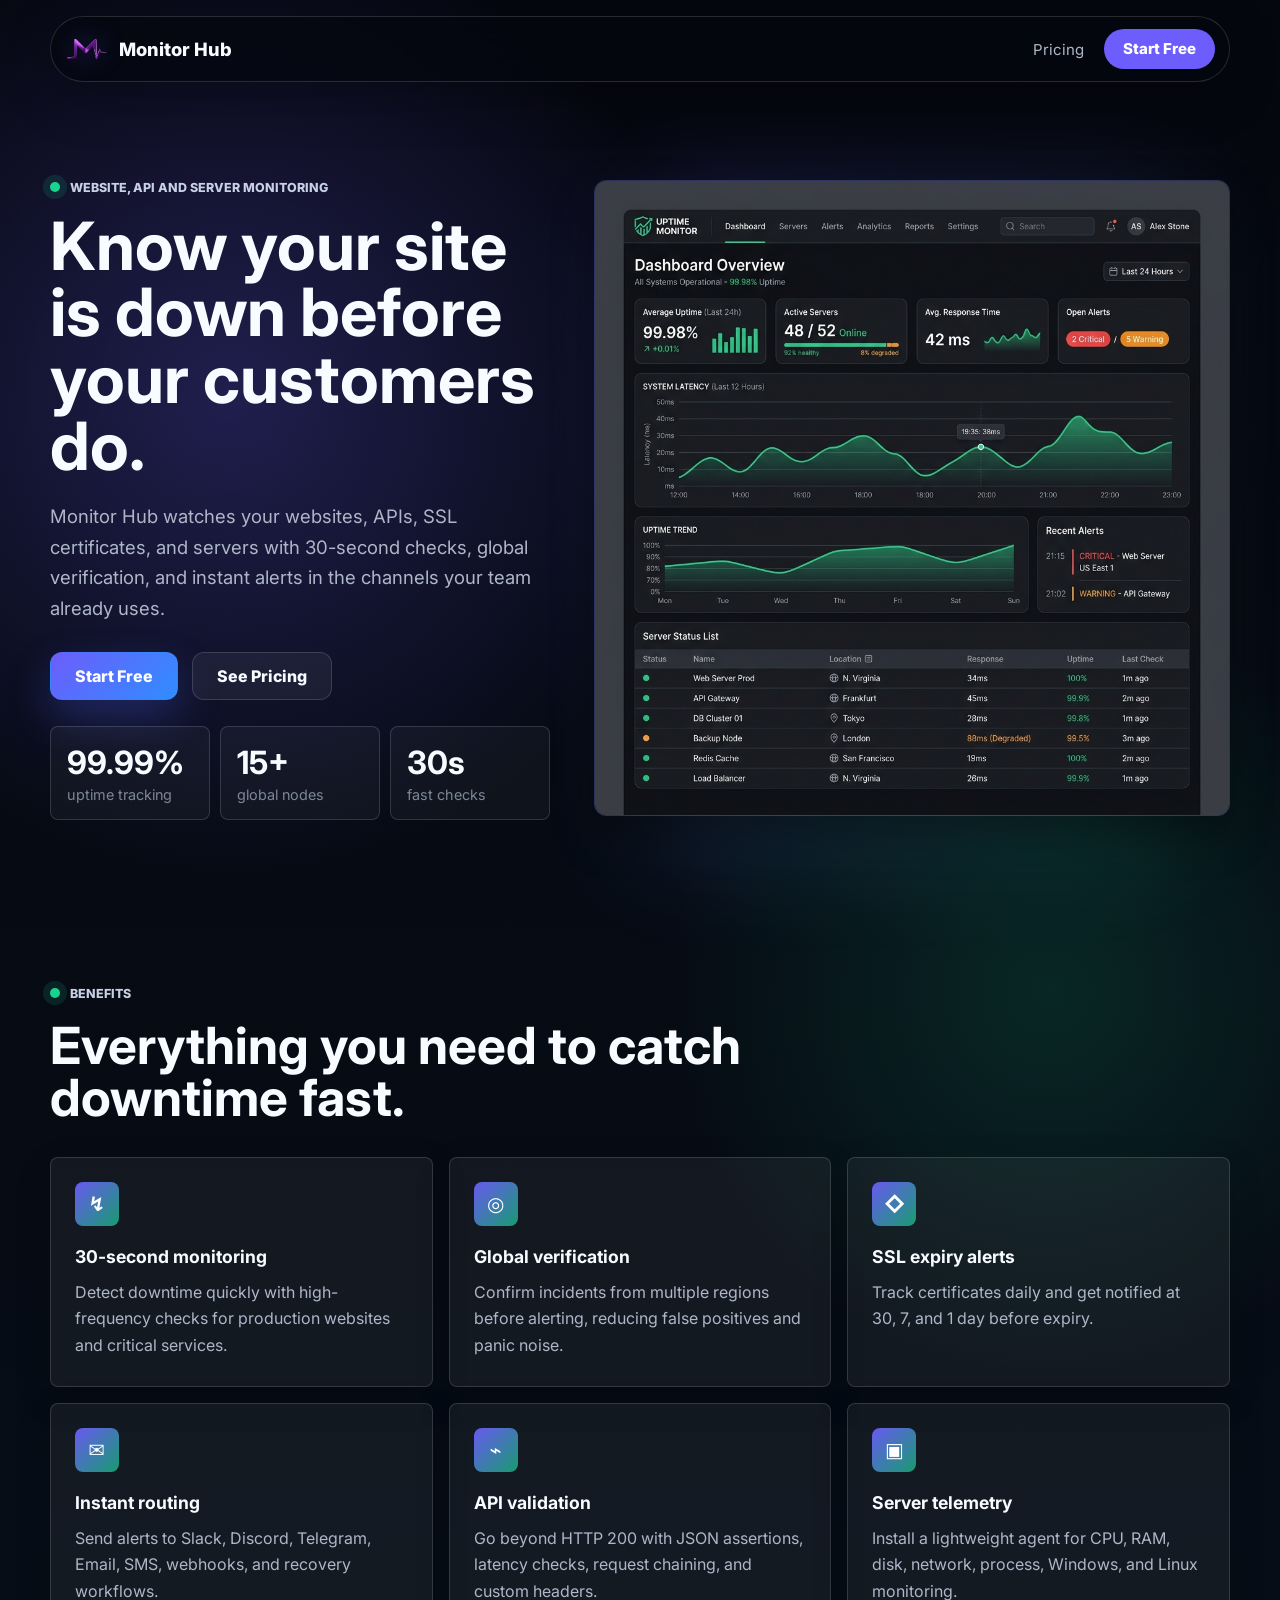
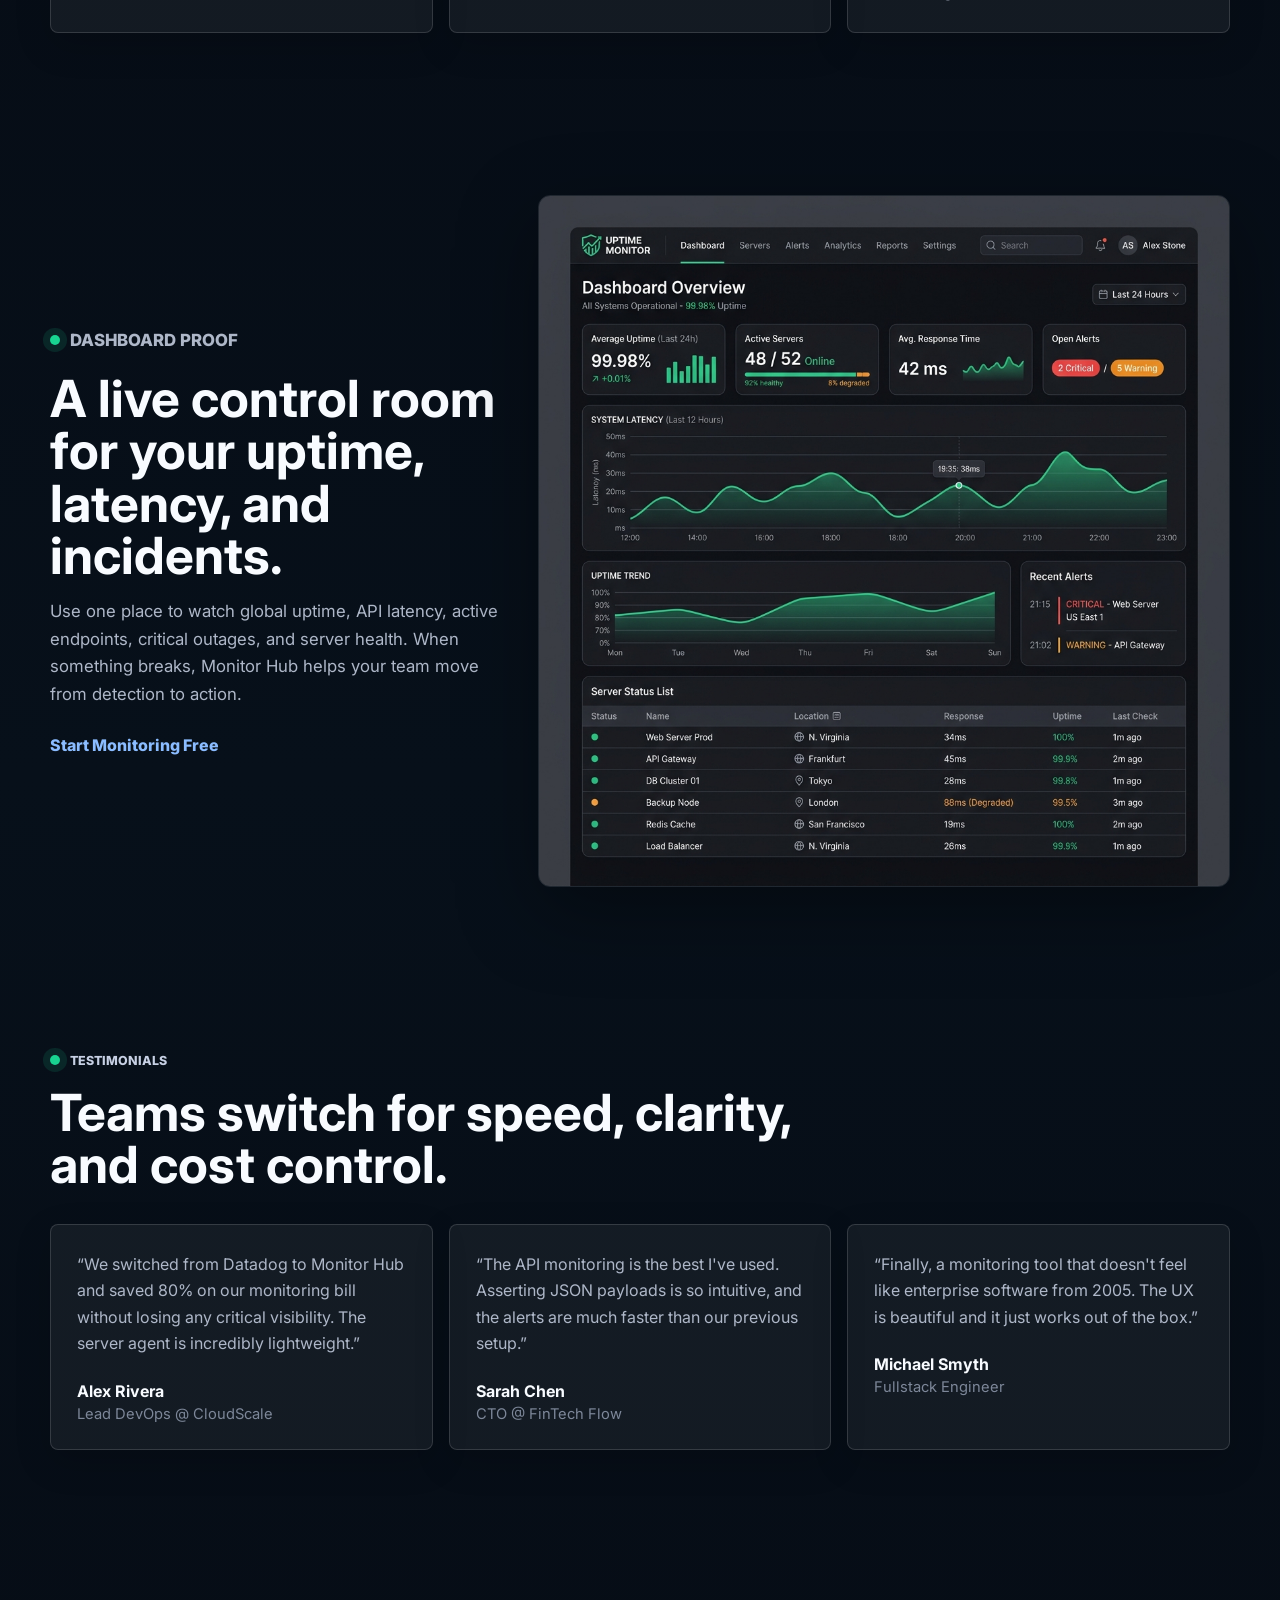
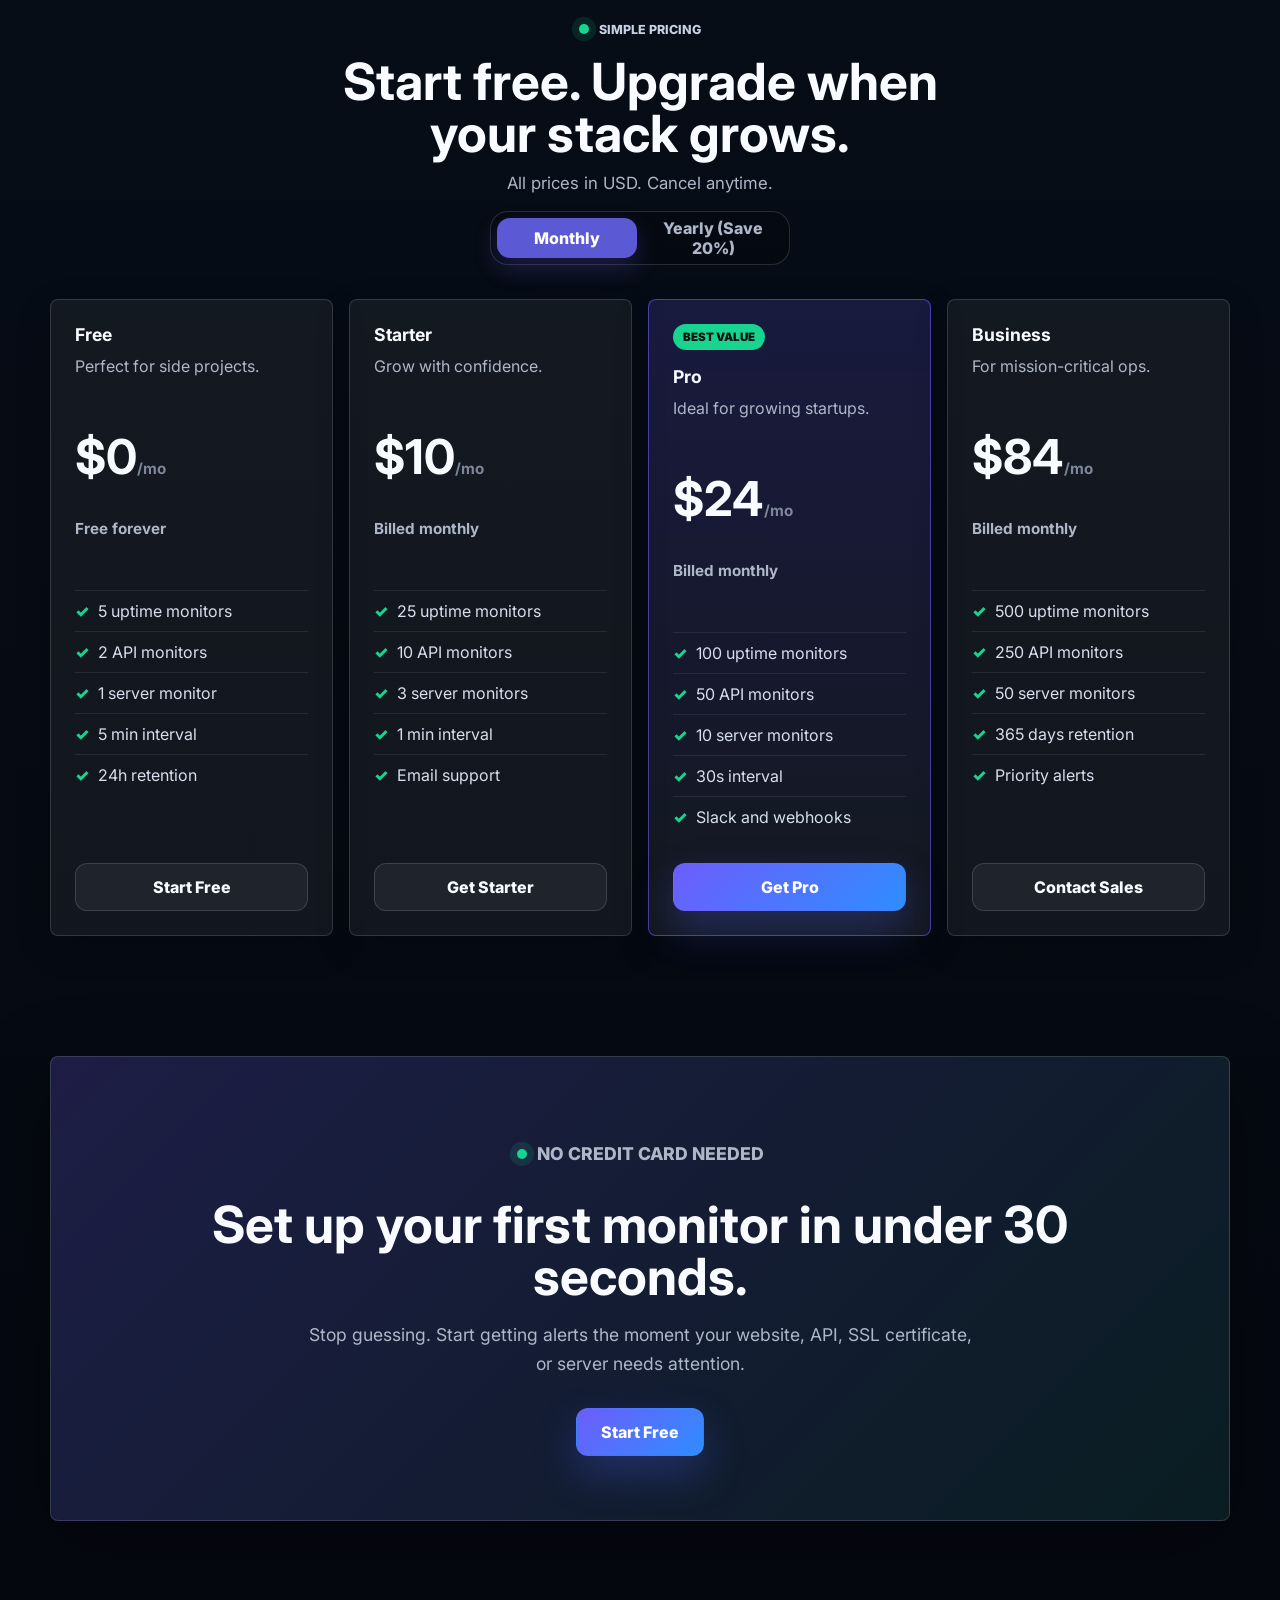
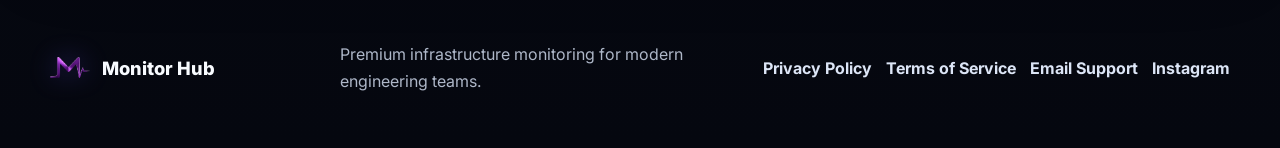
<file: index.html>
<!DOCTYPE html>
<html lang="en">
<head>
  <meta charset="UTF-8">
  <meta name="viewport" content="width=device-width, initial-scale=1.0">
  <title>Monitor Hub | Website, API & Server Monitoring</title>
  <meta name="description" content="Start free with Monitor Hub. Monitor websites, APIs, SSL certificates, and servers with instant alerts, global checks, and simple pricing.">
  <meta property="og:title" content="Monitor Hub | Start Monitoring Free">
  <meta property="og:description" content="Get 30-second uptime checks, global monitoring, SSL alerts, and a real-time dashboard for your websites, APIs, and servers.">
  <meta property="og:image" content="https://ads.monitorhubs.com/hero-banner.png">
  <link rel="icon" href="new_logo.png">
  <link rel="preload" href="hero-banner.png" as="image">
  <link rel="preload" href="new_logo.png" as="image">
  
  <!-- Google Fonts for Inter -->
  <link rel="preconnect" href="https://fonts.googleapis.com">
  <link rel="preconnect" href="https://fonts.gstatic.com" crossorigin>
  <link href="https://fonts.googleapis.com/css2?family=Inter:wght@400;500;600;700&display=swap" rel="stylesheet">
  
  <link rel="stylesheet" href="styles.css">

  <!-- Placeholder for Google Ads Tracking (gtag.js) -->
  <!-- 
  <script async src="https://www.googletagmanager.com/gtag/js?id=AW-XXXXXXXXX"></script>
  <script>
    window.dataLayer = window.dataLayer || [];
    function gtag(){dataLayer.push(arguments);}
    gtag('js', new Date());
    gtag('config', 'AW-XXXXXXXXX');
  </script>
  -->
</head>
<body>
  <header class="site-header">
    <a class="brand" href="https://monitorhubs.com/?utm_source=ads_landing&utm_medium=paid&utm_campaign=brand_click" aria-label="Monitor Hub homepage">
      <img src="new_logo.png" alt="Monitor Hub logo" width="40" height="40">
      <span>Monitor Hub</span>
    </a>
    <nav class="header-actions" aria-label="Primary">
      <a href="#pricing">Pricing</a>
      <a class="button button-small" href="https://monitorhubs.com/signup?utm_source=ads_landing&utm_medium=paid&utm_campaign=start_free">Start Free</a>
    </nav>
  </header>

  <main>
    <section class="hero" aria-labelledby="hero-title">
      <div class="hero-copy">
        <p class="eyebrow"><span></span> Website, API and server monitoring</p>
        <h1 id="hero-title">Know your site is down before your customers do.</h1>
        <p class="hero-text">Monitor Hub watches your websites, APIs, SSL certificates, and servers with 30-second checks, global verification, and instant alerts in the channels your team already uses.</p>
        <div class="hero-actions">
          <a class="button button-primary" href="https://monitorhubs.com/signup?utm_source=ads_landing&utm_medium=paid&utm_campaign=start_free_above_fold">Start Free</a>
          <a class="button button-secondary" href="#pricing">See Pricing</a>
        </div>
        <div class="trust-strip" aria-label="Key Monitor Hub metrics">
          <div><strong>99.99%</strong><span>uptime tracking</span></div>
          <div><strong>15+</strong><span>global nodes</span></div>
          <div><strong>30s</strong><span>fast checks</span></div>
        </div>
      </div>

      <div class="hero-visual" aria-label="Monitor Hub dashboard screenshot">
        <img src="hero-banner.png" alt="Monitor Hub real-time infrastructure overview dashboard screenshot" width="1024" height="1024" style="max-width: 100%; height: auto; border-radius: 12px; box-shadow: 0 20px 40px rgba(0,0,0,0.4);">
      </div>
    </section>

    <section class="benefits" aria-labelledby="benefits-title">
      <div class="section-heading">
        <p class="eyebrow"><span></span> Benefits</p>
        <h2 id="benefits-title">Everything you need to catch downtime fast.</h2>
      </div>
      <div class="benefit-grid">
        <article class="benefit-card">
          <div class="icon">↯</div>
          <h3>30-second monitoring</h3>
          <p>Detect downtime quickly with high-frequency checks for production websites and critical services.</p>
        </article>
        <article class="benefit-card">
          <div class="icon">◎</div>
          <h3>Global verification</h3>
          <p>Confirm incidents from multiple regions before alerting, reducing false positives and panic noise.</p>
        </article>
        <article class="benefit-card">
          <div class="icon">◇</div>
          <h3>SSL expiry alerts</h3>
          <p>Track certificates daily and get notified at 30, 7, and 1 day before expiry.</p>
        </article>
        <article class="benefit-card">
          <div class="icon">✉</div>
          <h3>Instant routing</h3>
          <p>Send alerts to Slack, Discord, Telegram, Email, SMS, webhooks, and recovery workflows.</p>
        </article>
        <article class="benefit-card">
          <div class="icon">⌁</div>
          <h3>API validation</h3>
          <p>Go beyond HTTP 200 with JSON assertions, latency checks, request chaining, and custom headers.</p>
        </article>
        <article class="benefit-card">
          <div class="icon">▣</div>
          <h3>Server telemetry</h3>
          <p>Install a lightweight agent for CPU, RAM, disk, network, process, Windows, and Linux monitoring.</p>
        </article>
      </div>
    </section>

    <section class="proof" aria-labelledby="proof-title">
      <div class="proof-copy">
        <p class="eyebrow"><span></span> Dashboard proof</p>
        <h2 id="proof-title">A live control room for your uptime, latency, and incidents.</h2>
        <p>Use one place to watch global uptime, API latency, active endpoints, critical outages, and server health. When something breaks, Monitor Hub helps your team move from detection to action.</p>
        <a class="text-link" href="https://monitorhubs.com/signup?utm_source=ads_landing&utm_medium=paid&utm_campaign=dashboard_section">Start Monitoring Free</a>
      </div>
      <div class="dashboard-panel">
        <img src="hero-banner.png" alt="Monitor Hub dashboard showing infrastructure overview, uptime, endpoints, and latency timeline" width="1024" height="1024" style="max-width: 100%; height: auto; border-radius: 12px; border: 1px solid rgba(255,255,255,0.1);">
      </div>
    </section>

    <section class="testimonials" aria-labelledby="testimonials-title">
      <div class="section-heading">
        <p class="eyebrow"><span></span> Testimonials</p>
        <h2 id="testimonials-title">Teams switch for speed, clarity, and cost control.</h2>
      </div>
      <div class="testimonial-grid">
        <figure>
          <blockquote>“We switched from Datadog to Monitor Hub and saved 80% on our monitoring bill without losing any critical visibility. The server agent is incredibly lightweight.”</blockquote>
          <figcaption>
            <strong>Alex Rivera</strong>
            <span>Lead DevOps @ CloudScale</span>
          </figcaption>
        </figure>
        <figure>
          <blockquote>“The API monitoring is the best I've used. Asserting JSON payloads is so intuitive, and the alerts are much faster than our previous setup.”</blockquote>
          <figcaption>
            <strong>Sarah Chen</strong>
            <span>CTO @ FinTech Flow</span>
          </figcaption>
        </figure>
        <figure>
          <blockquote>“Finally, a monitoring tool that doesn't feel like enterprise software from 2005. The UX is beautiful and it just works out of the box.”</blockquote>
          <figcaption>
            <strong>Michael Smyth</strong>
            <span>Fullstack Engineer</span>
          </figcaption>
        </figure>
      </div>
    </section>

    <section class="pricing" id="pricing" aria-labelledby="pricing-title">
      <div class="section-heading text-center">
        <p class="eyebrow"><span></span> Simple pricing</p>
        <h2 id="pricing-title">Start free. Upgrade when your stack grows.</h2>
        <p>All prices in USD. Cancel anytime.</p>
        <div class="billing-toggle" aria-label="Choose billing period">
          <button class="active" type="button" data-billing-option="monthly" aria-pressed="true">Monthly</button>
          <button type="button" data-billing-option="yearly" aria-pressed="false">Yearly (Save 20%)</button>
        </div>
      </div>
      <div class="pricing-grid">
        <article class="price-card">
          <h3>Free</h3>
          <p>Perfect for side projects.</p>
          <div class="price"><strong data-monthly="$0" data-yearly="$0">$0</strong><span>/mo</span></div>
          <p class="price-note" data-monthly-note="Free forever" data-yearly-note="Free forever">Free forever</p>
          <ul>
            <li>5 uptime monitors</li>
            <li>2 API monitors</li>
            <li>1 server monitor</li>
            <li>5 min interval</li>
            <li>24h retention</li>
          </ul>
          <a class="button button-secondary" href="https://monitorhubs.com/signup?utm_source=ads_landing&utm_medium=paid&utm_campaign=free_plan">Start Free</a>
        </article>
        <article class="price-card">
          <h3>Starter</h3>
          <p>Grow with confidence.</p>
          <div class="price"><strong data-monthly="$10" data-yearly="$8">$10</strong><span>/mo</span></div>
          <p class="price-note" data-monthly-note="Billed monthly" data-yearly-note="Billed $96/year">Billed monthly</p>
          <ul>
            <li>25 uptime monitors</li>
            <li>10 API monitors</li>
            <li>3 server monitors</li>
            <li>1 min interval</li>
            <li>Email support</li>
          </ul>
          <a class="button button-secondary" href="https://monitorhubs.com/signup?utm_source=ads_landing&utm_medium=paid&utm_campaign=starter_plan">Get Starter</a>
        </article>
        <article class="price-card featured">
          <div class="badge">Best Value</div>
          <h3>Pro</h3>
          <p>Ideal for growing startups.</p>
          <div class="price"><strong data-monthly="$24" data-yearly="$19">$24</strong><span>/mo</span></div>
          <p class="price-note" data-monthly-note="Billed monthly" data-yearly-note="Billed $230/year">Billed monthly</p>
          <ul>
            <li>100 uptime monitors</li>
            <li>50 API monitors</li>
            <li>10 server monitors</li>
            <li>30s interval</li>
            <li>Slack and webhooks</li>
          </ul>
          <a class="button button-primary" href="https://monitorhubs.com/signup?utm_source=ads_landing&utm_medium=paid&utm_campaign=pro_plan">Get Pro</a>
        </article>
        <article class="price-card">
          <h3>Business</h3>
          <p>For mission-critical ops.</p>
          <div class="price"><strong data-monthly="$84" data-yearly="$67">$84</strong><span>/mo</span></div>
          <p class="price-note" data-monthly-note="Billed monthly" data-yearly-note="Billed $806/year">Billed monthly</p>
          <ul>
            <li>500 uptime monitors</li>
            <li>250 API monitors</li>
            <li>50 server monitors</li>
            <li>365 days retention</li>
            <li>Priority alerts</li>
          </ul>
          <a class="button button-secondary" href="https://monitorhubs.com/signup?utm_source=ads_landing&utm_medium=paid&utm_campaign=business_plan">Contact Sales</a>
        </article>
      </div>
    </section>

    <section class="final-cta" aria-labelledby="final-cta-title">
      <p class="eyebrow"><span></span> No credit card needed</p>
      <h2 id="final-cta-title">Set up your first monitor in under 30 seconds.</h2>
      <p>Stop guessing. Start getting alerts the moment your website, API, SSL certificate, or server needs attention.</p>
      <a class="button button-primary" href="https://monitorhubs.com/signup?utm_source=ads_landing&utm_medium=paid&utm_campaign=final_cta">Start Free</a>
    </section>
  </main>

  <footer class="site-footer">
    <a class="brand" href="https://monitorhubs.com/?utm_source=ads_landing&utm_medium=paid&utm_campaign=footer_brand">
      <img src="new_logo.png" alt="Monitor Hub logo" width="36" height="36">
      <span>Monitor Hub</span>
    </a>
    <p>Premium infrastructure monitoring for modern engineering teams.</p>
    <div class="footer-links">
      <a href="privacy.html">Privacy Policy</a>
      <a href="terms.html">Terms of Service</a>
      <a href="mailto:support@monitorhubs.com">Email Support</a>
      <a href="https://www.instagram.com/monitorhubs?igsh=MWxhbmNuMWs2ZmpoeA%3D%3D">Instagram</a>
    </div>
  </footer>
  <script>
    const billingButtons = document.querySelectorAll("[data-billing-option]");
    const pricingValues = document.querySelectorAll(".price strong[data-monthly][data-yearly]");
    const pricingNotes = document.querySelectorAll(".price-note[data-monthly-note][data-yearly-note]");

    billingButtons.forEach((button) => {
      button.addEventListener("click", () => {
        const selectedBilling = button.dataset.billingOption;

        billingButtons.forEach((item) => {
          const isActive = item === button;
          item.classList.toggle("active", isActive);
          item.setAttribute("aria-pressed", String(isActive));
        });

        pricingValues.forEach((price) => {
          price.textContent = selectedBilling === "yearly" ? price.dataset.yearly : price.dataset.monthly;
        });

        pricingNotes.forEach((note) => {
          note.textContent = selectedBilling === "yearly" ? note.dataset.yearlyNote : note.dataset.monthlyNote;
        });
      });
    });
  </script>
</body>
</html>
</file>
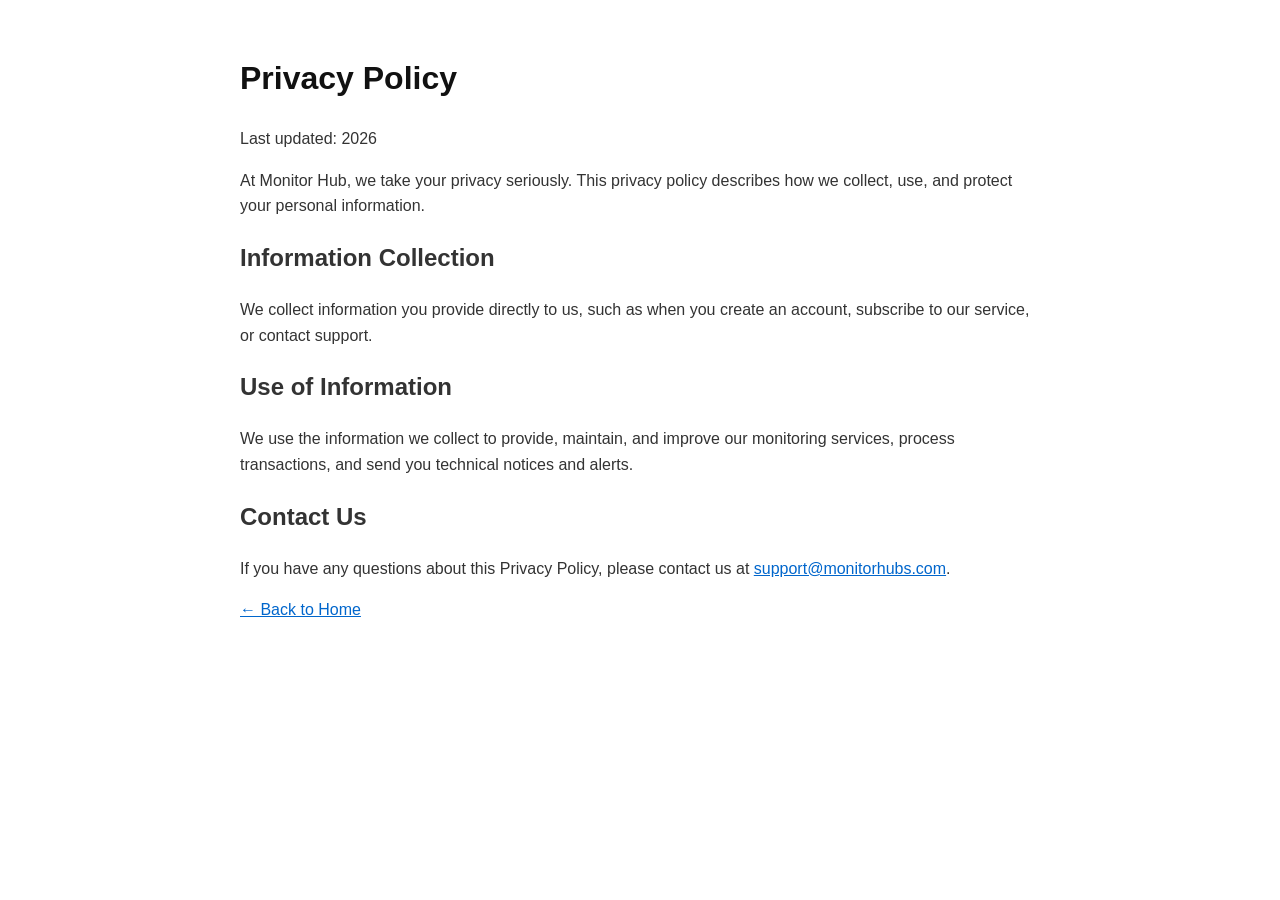
<file: privacy.html>
<!DOCTYPE html>
<html lang="en">
<head>
  <meta charset="UTF-8">
  <meta name="viewport" content="width=device-width, initial-scale=1.0">
  <title>Privacy Policy - Monitor Hub</title>
  <style>
    body { font-family: 'Inter', sans-serif; line-height: 1.6; color: #333; max-width: 800px; margin: 0 auto; padding: 2rem; }
    h1 { color: #111; }
    a { color: #0066cc; }
  </style>
</head>
<body>
  <h1>Privacy Policy</h1>
  <p>Last updated: 2026</p>
  <p>At Monitor Hub, we take your privacy seriously. This privacy policy describes how we collect, use, and protect your personal information.</p>
  <h2>Information Collection</h2>
  <p>We collect information you provide directly to us, such as when you create an account, subscribe to our service, or contact support.</p>
  <h2>Use of Information</h2>
  <p>We use the information we collect to provide, maintain, and improve our monitoring services, process transactions, and send you technical notices and alerts.</p>
  <h2>Contact Us</h2>
  <p>If you have any questions about this Privacy Policy, please contact us at <a href="mailto:support@monitorhubs.com">support@monitorhubs.com</a>.</p>
  <p><a href="index.html">&larr; Back to Home</a></p>
</body>
</html>
</file>
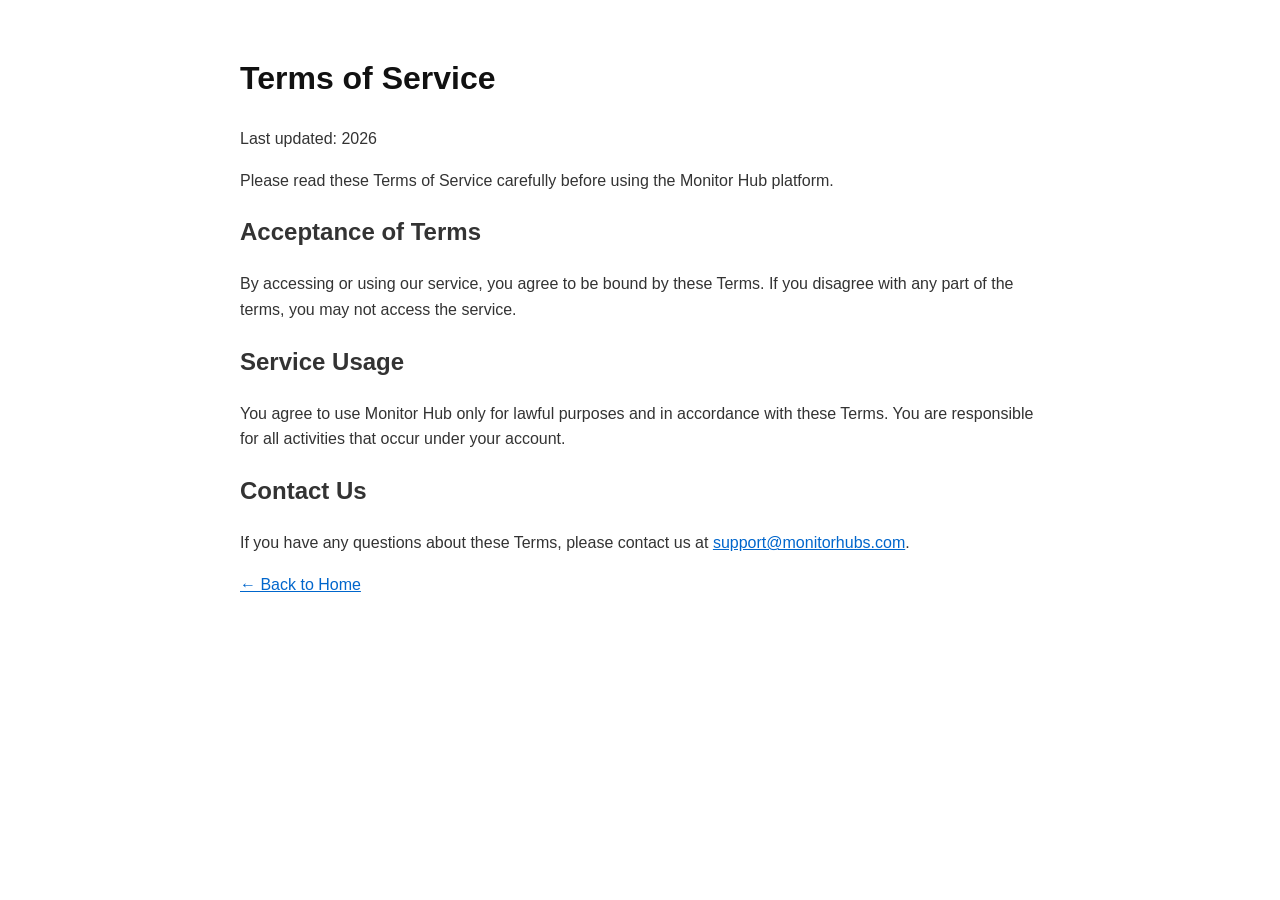
<file: terms.html>
<!DOCTYPE html>
<html lang="en">
<head>
  <meta charset="UTF-8">
  <meta name="viewport" content="width=device-width, initial-scale=1.0">
  <title>Terms of Service - Monitor Hub</title>
  <style>
    body { font-family: 'Inter', sans-serif; line-height: 1.6; color: #333; max-width: 800px; margin: 0 auto; padding: 2rem; }
    h1 { color: #111; }
    a { color: #0066cc; }
  </style>
</head>
<body>
  <h1>Terms of Service</h1>
  <p>Last updated: 2026</p>
  <p>Please read these Terms of Service carefully before using the Monitor Hub platform.</p>
  <h2>Acceptance of Terms</h2>
  <p>By accessing or using our service, you agree to be bound by these Terms. If you disagree with any part of the terms, you may not access the service.</p>
  <h2>Service Usage</h2>
  <p>You agree to use Monitor Hub only for lawful purposes and in accordance with these Terms. You are responsible for all activities that occur under your account.</p>
  <h2>Contact Us</h2>
  <p>If you have any questions about these Terms, please contact us at <a href="mailto:support@monitorhubs.com">support@monitorhubs.com</a>.</p>
  <p><a href="index.html">&larr; Back to Home</a></p>
</body>
</html>
</file>
<file: styles.css>
:root {
  --bg: #05070f;
  --bg-soft: #090d18;
  --panel: rgba(255, 255, 255, 0.055);
  --panel-strong: rgba(255, 255, 255, 0.09);
  --line: rgba(255, 255, 255, 0.14);
  --text: #f8fbff;
  --muted: #aeb7c8;
  --dim: #7d8799;
  --primary: #6d5dfc;
  --primary-2: #2f8dff;
  --green: #19d391;
  --amber: #f6bc4b;
  --rose: #ff647d;
  --shadow: 0 24px 80px rgba(0, 0, 0, 0.36);
  color-scheme: dark;
  font-family: Inter, ui-sans-serif, system-ui, -apple-system, BlinkMacSystemFont, "Segoe UI", sans-serif;
}

* {
  box-sizing: border-box;
}

html {
  scroll-behavior: smooth;
}

body {
  margin: 0;
  color: var(--text);
  background:
    radial-gradient(circle at 18% 8%, rgba(109, 93, 252, 0.26), transparent 30rem),
    radial-gradient(circle at 82% 20%, rgba(25, 211, 145, 0.14), transparent 24rem),
    linear-gradient(180deg, #05070f 0%, #07101a 48%, #05070f 100%);
}

a {
  color: inherit;
  text-decoration: none;
}

img {
  display: block;
  max-width: 100%;
}

.site-header {
  position: sticky;
  top: 16px;
  z-index: 20;
  width: min(1180px, calc(100% - 32px));
  margin: 16px auto 0;
  display: flex;
  align-items: center;
  justify-content: space-between;
  gap: 20px;
  padding: 12px 14px 12px 16px;
  border: 1px solid var(--line);
  border-radius: 999px;
  background: rgba(5, 7, 15, 0.78);
  box-shadow: 0 16px 50px rgba(0, 0, 0, 0.28);
  backdrop-filter: blur(18px);
}

.brand,
.header-actions,
.hero-actions,
.footer-links {
  display: flex;
  align-items: center;
}

.brand {
  gap: 12px;
  min-width: 0;
  font-weight: 800;
  font-size: clamp(1rem, 0.95rem + 0.25vw, 1.25rem);
}

.brand img {
  width: 40px;
  height: 40px;
  object-fit: contain;
  filter: drop-shadow(0 0 13px rgba(109, 93, 252, 0.45));
}

.header-actions {
  gap: 8px;
  font-size: 0.94rem;
  color: var(--muted);
}

.header-actions > a:not(.button) {
  padding: 10px 12px;
}

.button {
  display: inline-flex;
  align-items: center;
  justify-content: center;
  min-height: 48px;
  padding: 0 24px;
  border-radius: 12px;
  font-weight: 800;
  line-height: 1;
  border: 1px solid transparent;
  transition: transform 180ms ease, border-color 180ms ease, background 180ms ease;
  white-space: nowrap;
}

.button:hover {
  transform: translateY(-2px);
}

.button-primary {
  color: #fff;
  background: linear-gradient(135deg, var(--primary), var(--primary-2));
  box-shadow: 0 18px 42px rgba(79, 99, 255, 0.28);
}

.button-secondary {
  background: var(--panel);
  border-color: var(--line);
  color: var(--text);
}

.button-small {
  min-height: 40px;
  padding: 0 18px;
  border-radius: 999px;
  color: #fff;
  background: var(--primary);
}

.hero,
.benefits,
.proof,
.testimonials,
.pricing,
.final-cta,
.site-footer {
  width: min(1180px, calc(100% - 32px));
  margin-inline: auto;
}

.hero {
  min-height: calc(100svh - 86px);
  display: grid;
  grid-template-columns: minmax(0, 0.88fr) minmax(460px, 1.12fr);
  align-items: center;
  gap: 44px;
  padding: 72px 0 54px;
}

.hero-copy {
  min-width: 0;
}

.eyebrow {
  display: inline-flex;
  align-items: center;
  gap: 10px;
  margin: 0 0 18px;
  color: #c7d0e4;
  font-weight: 800;
  font-size: 0.78rem;
  text-transform: uppercase;
  letter-spacing: 0;
}

.eyebrow span {
  width: 10px;
  height: 10px;
  border-radius: 999px;
  background: var(--green);
  box-shadow: 0 0 0 7px rgba(25, 211, 145, 0.12);
}

h1,
h2,
h3,
p {
  overflow-wrap: anywhere;
}

h1 {
  margin: 0;
  max-width: 11.5ch;
  font-size: clamp(2.85rem, 5.2vw, 4.85rem);
  line-height: 1;
  letter-spacing: 0;
}

h2 {
  margin: 0;
  font-size: clamp(2rem, 4vw, 4.25rem);
  line-height: 1.02;
  letter-spacing: 0;
}

h3 {
  margin: 0;
  font-size: 1.1rem;
  letter-spacing: 0;
}

.hero-text {
  max-width: 640px;
  margin: 22px 0 0;
  color: var(--muted);
  font-size: clamp(1.02rem, 1.45vw, 1.16rem);
  line-height: 1.65;
}

.hero-actions {
  flex-wrap: wrap;
  gap: 14px;
  margin: 28px 0 0;
}

.trust-strip {
  display: grid;
  grid-template-columns: repeat(3, minmax(0, 1fr));
  gap: 10px;
  max-width: 560px;
  margin-top: 26px;
}

.trust-strip div {
  min-height: 82px;
  padding: 16px;
  border: 1px solid var(--line);
  border-radius: 8px;
  background: rgba(255, 255, 255, 0.04);
}

.trust-strip strong,
.trust-strip span {
  display: block;
}

.trust-strip strong {
  font-size: clamp(1.5rem, 3vw, 2rem);
}

.trust-strip span {
  margin-top: 4px;
  color: var(--dim);
  font-size: 0.9rem;
}

.hero-visual {
  position: relative;
  min-width: 0;
}

.hero-visual::before {
  content: "";
  position: absolute;
  inset: 4% 8% -5%;
  background: linear-gradient(135deg, rgba(109, 93, 252, 0.42), rgba(25, 211, 145, 0.18));
  filter: blur(54px);
  opacity: 0.85;
}

.hero-visual img,
.dashboard-panel img {
  position: relative;
  width: 100%;
  border: 1px solid rgba(130, 144, 255, 0.28);
  border-radius: 8px;
  box-shadow: var(--shadow);
}

.benefits,
.testimonials,
.pricing {
  padding: 86px 0;
}

.section-heading {
  max-width: 760px;
  margin-bottom: 34px;
}

.section-heading > p:not(.eyebrow) {
  margin: 14px 0 0;
  color: var(--muted);
  font-size: 1.05rem;
}

.benefit-grid,
.testimonial-grid,
.pricing-grid {
  display: grid;
  gap: 16px;
}

.benefit-grid {
  grid-template-columns: repeat(3, minmax(0, 1fr));
}

.benefit-card,
.testimonial-grid figure,
.price-card {
  margin: 0;
  border: 1px solid var(--line);
  border-radius: 8px;
  background: var(--panel);
  box-shadow: 0 12px 36px rgba(0, 0, 0, 0.16);
}

.benefit-card {
  min-height: 230px;
  padding: 24px;
}

.icon {
  display: grid;
  place-items: center;
  width: 44px;
  height: 44px;
  margin-bottom: 20px;
  border-radius: 8px;
  color: #fff;
  background: linear-gradient(135deg, rgba(109, 93, 252, 0.95), rgba(25, 211, 145, 0.7));
  font-size: 1.25rem;
  font-weight: 900;
}

.benefit-card p,
.proof-copy p,
.testimonial-grid blockquote,
.price-card p,
.final-cta p,
.site-footer p {
  color: var(--muted);
  line-height: 1.65;
}

.benefit-card p {
  margin: 12px 0 0;
}

.proof {
  display: grid;
  grid-template-columns: minmax(0, 0.65fr) minmax(0, 1fr);
  gap: 38px;
  align-items: center;
  padding: 76px 0;
}

.proof-copy {
  min-width: 0;
}

.proof-copy p {
  font-size: 1.05rem;
}

.text-link {
  display: inline-flex;
  margin-top: 10px;
  color: #8bbcff;
  font-weight: 800;
}

.dashboard-panel {
  min-width: 0;
}

.testimonial-grid {
  grid-template-columns: repeat(3, minmax(0, 1fr));
}

.testimonial-grid figure {
  padding: 26px;
}

.testimonial-grid blockquote {
  margin: 0 0 24px;
  font-size: 1rem;
}

.testimonial-grid figcaption strong,
.testimonial-grid figcaption span {
  display: block;
}

.testimonial-grid figcaption span {
  margin-top: 4px;
  color: var(--dim);
  font-size: 0.92rem;
}

.pricing-grid {
  grid-template-columns: repeat(4, minmax(0, 1fr));
}

.price-card {
  position: relative;
  display: flex;
  flex-direction: column;
  min-height: 500px;
  padding: 24px;
}

.price-card.featured {
  background: linear-gradient(180deg, rgba(109, 93, 252, 0.18), rgba(255, 255, 255, 0.06));
  border-color: rgba(109, 93, 252, 0.58);
}

.badge {
  align-self: flex-start;
  margin-bottom: 16px;
  padding: 6px 10px;
  border-radius: 999px;
  color: #06110d;
  background: var(--green);
  font-size: 0.72rem;
  font-weight: 900;
  text-transform: uppercase;
  letter-spacing: 0;
}

.price-card p {
  min-height: 52px;
  margin: 8px 0 22px;
}

.price {
  margin-bottom: 22px;
  font-size: clamp(2.15rem, 4vw, 3rem);
  font-weight: 900;
}

.price span {
  color: var(--dim);
  font-size: 0.95rem;
  font-weight: 700;
}

.price-card ul {
  flex: 1;
  margin: 0 0 26px;
  padding: 0;
  list-style: none;
}

.price-card li {
  padding: 10px 0;
  color: #d7deec;
  border-top: 1px solid rgba(255, 255, 255, 0.08);
}

.price-card li::before {
  content: "✓";
  margin-right: 9px;
  color: var(--green);
  font-weight: 900;
}

.price-card .button {
  width: 100%;
}

.final-cta {
  margin-top: 34px;
  margin-bottom: 86px;
  padding: 64px;
  border: 1px solid var(--line);
  border-radius: 8px;
  background:
    linear-gradient(135deg, rgba(109, 93, 252, 0.2), rgba(25, 211, 145, 0.08)),
    var(--bg-soft);
  text-align: center;
  box-shadow: var(--shadow);
}

.final-cta p {
  max-width: 680px;
  margin: 18px auto 30px;
  font-size: 1.1rem;
}

.site-footer {
  display: grid;
  grid-template-columns: minmax(0, 1fr) minmax(0, 1.5fr) auto;
  gap: 24px;
  align-items: center;
  padding: 34px 0 54px;
  color: var(--muted);
}

.site-footer .brand {
  color: var(--text);
}

.site-footer p {
  margin: 0;
}

.footer-links {
  flex-wrap: wrap;
  gap: 14px;
  justify-content: flex-end;
  color: #dce5f6;
  font-weight: 700;
}

@media (max-width: 1080px) {
  .hero,
  .proof {
    grid-template-columns: 1fr;
  }

  .hero {
    padding-top: 62px;
  }

  h1 {
    max-width: 12ch;
  }

  .hero-visual {
    width: min(100%, 880px);
  }

  .benefit-grid,
  .testimonial-grid {
    grid-template-columns: repeat(2, minmax(0, 1fr));
  }

  .pricing-grid {
    grid-template-columns: repeat(2, minmax(0, 1fr));
  }

  .site-footer {
    grid-template-columns: 1fr;
  }

  .footer-links {
    justify-content: flex-start;
  }
}

@media (max-width: 680px) {
  .site-header {
    top: 10px;
    width: min(100% - 20px, 1180px);
    gap: 10px;
    padding: 10px;
  }

  .brand {
    gap: 8px;
  }

  .brand img {
    width: 34px;
    height: 34px;
  }

  .header-actions > a:not(.button) {
    display: none;
  }

  .button-small {
    min-height: 38px;
    padding-inline: 14px;
  }

  .hero,
  .benefits,
  .proof,
  .testimonials,
  .pricing,
  .final-cta,
  .site-footer {
    width: min(100% - 24px, 1180px);
  }

  .hero {
    min-height: auto;
    padding: 48px 0 36px;
  }

  h1 {
    font-size: clamp(2.75rem, 15vw, 4.8rem);
  }

  h2 {
    font-size: clamp(2rem, 11vw, 3.2rem);
  }

  .hero-actions,
  .hero-actions .button {
    width: 100%;
  }

  .trust-strip,
  .benefit-grid,
  .testimonial-grid,
  .pricing-grid {
    grid-template-columns: 1fr;
  }

  .trust-strip div {
    min-height: 70px;
  }

  .benefits,
  .testimonials,
  .pricing {
    padding: 62px 0;
  }

  .proof {
    padding: 50px 0;
  }

  .price-card {
    min-height: auto;
  }

  .final-cta {
    padding: 38px 22px;
  }
}

.billing-toggle { display: grid; grid-template-columns: repeat(2, minmax(0, 1fr)); gap: 6px; margin: 18px auto 0; max-width: 300px; padding: 6px; border: 1px solid var(--line); border-radius: 18px; background: rgba(0, 0, 0, 0.18); }
.billing-toggle button { border: 0; display: inline-flex; justify-content: center; align-items: center; min-height: 40px; padding: 0 12px; border-radius: 13px; color: var(--muted); background: transparent; font: inherit; font-weight: 800; text-align: center; cursor: pointer; transition: color 0.2s ease, background 0.2s ease, box-shadow 0.2s ease; }
.billing-toggle button.active { color: white; background: rgba(111, 107, 255, 0.82); box-shadow: 0 10px 24px rgba(111, 107, 255, 0.22); }
.price-note { min-height: 24px; margin: -12px 0 18px; color: #9fa7c4; font-size: 0.95rem; font-weight: 700; }

.text-center { text-align: center; }
.section-heading.text-center { display: flex; flex-direction: column; align-items: center; justify-content: center; max-width: 600px; margin-inline: auto; }
</file>
